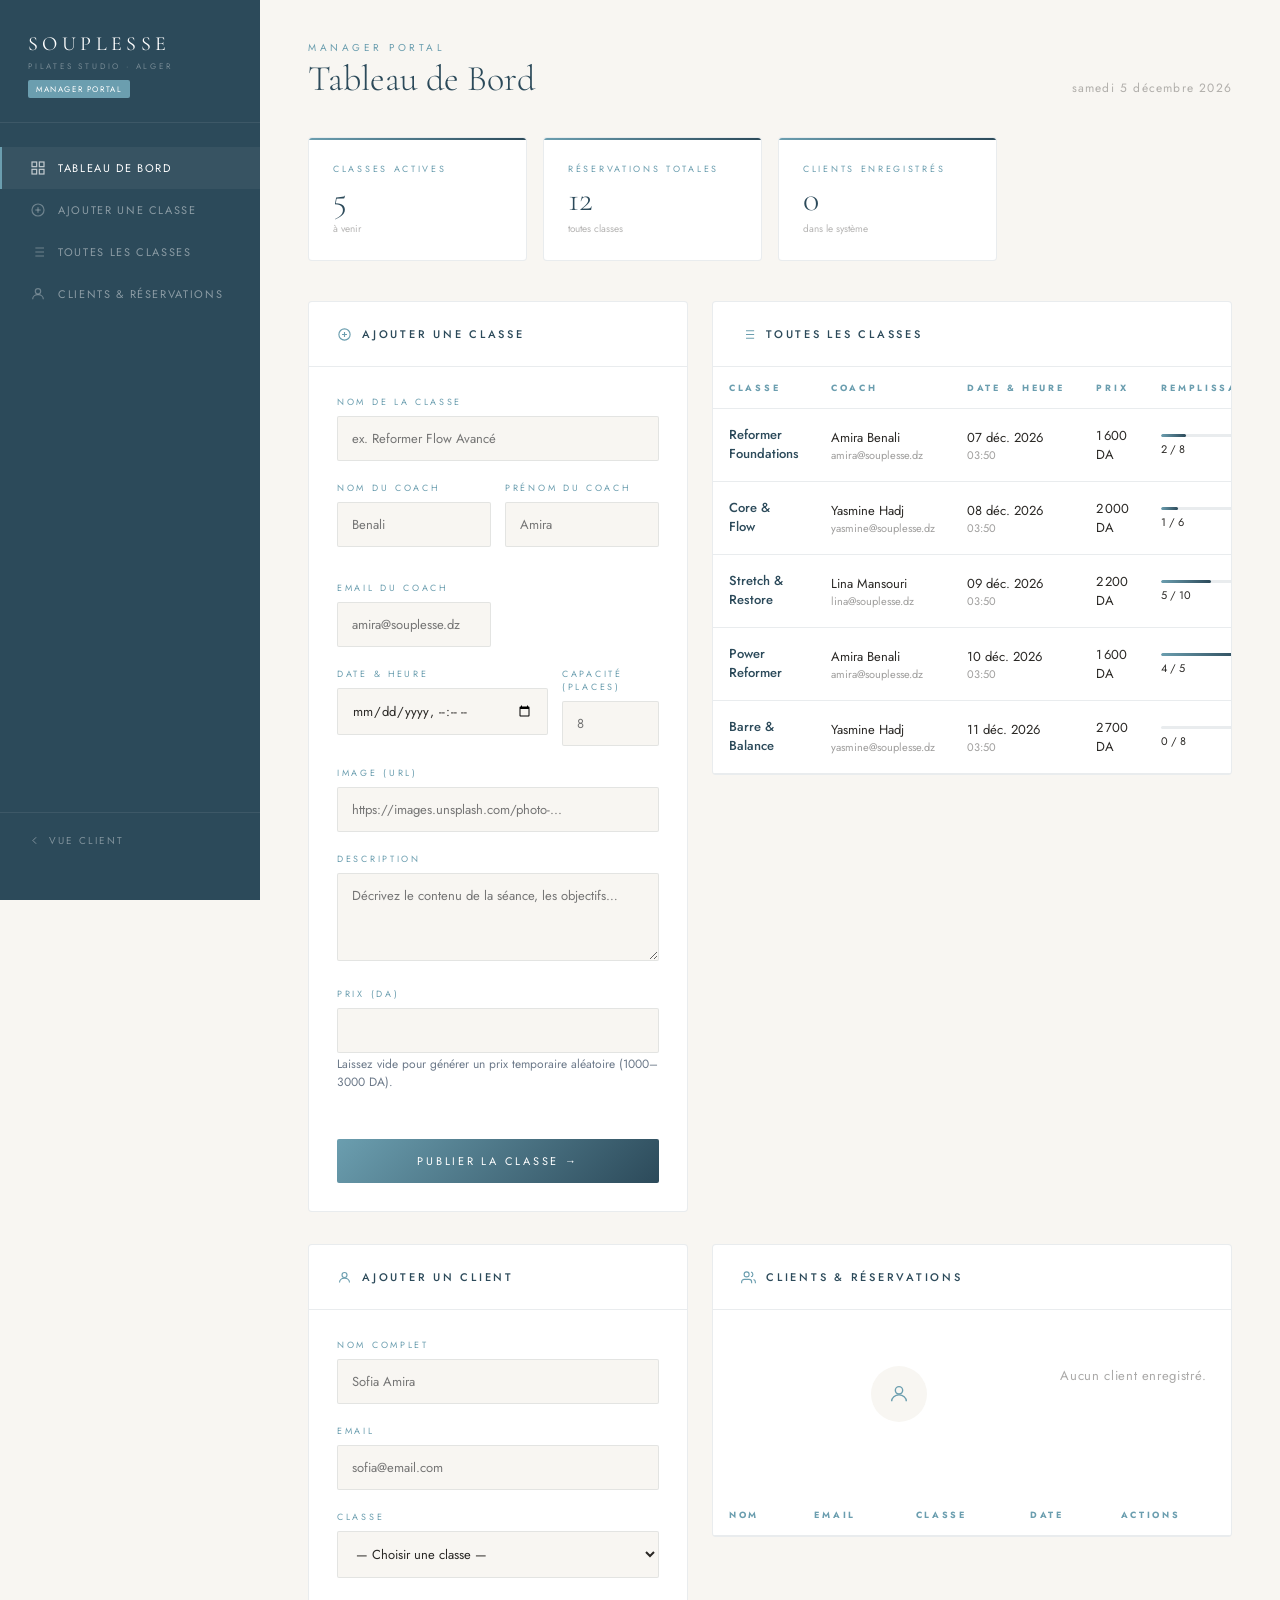
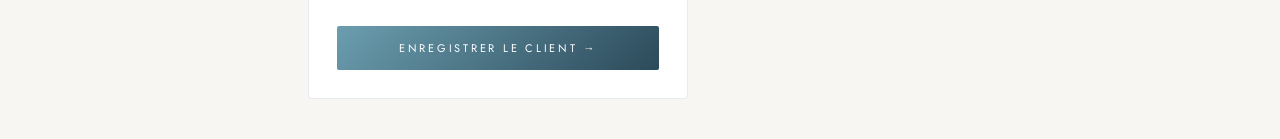
<file: admin.html>
<!DOCTYPE html>
<html lang="fr">
<head>
  <meta charset="UTF-8"/>
  <meta name="viewport" content="width=device-width, initial-scale=1.0"/>
  <title>Manager Dashboard — Souplesse Studio</title>
  <link rel="preconnect" href="https://fonts.googleapis.com"/>
  <link rel="stylesheet" href="https://fonts.googleapis.com/css2?family=Cormorant+Garamond:ital,wght@0,300;0,400;1,300;1,400&family=Jost:wght@300;400;500&display=swap"/>
  <link rel="stylesheet" href="css/style.css"/>
  <link rel="stylesheet" href="css/admin.css"/>
</head>
<body>

<!-- ══ SIDEBAR ═══════════════════════════════════════ -->
<aside class="admin-sidebar" id="adminSidebar">
  <div class="sidebar-logo">
    <div class="sidebar-logo-name">SOUPLESSE</div>
    <div class="sidebar-logo-sub">Pilates Studio · Alger</div>
    <span class="sidebar-badge">Manager Portal</span>
  </div>

  <nav class="sidebar-nav">
    <a href="#" class="sidebar-nav-item active">
      <svg width="16" height="16" viewBox="0 0 24 24" fill="none" stroke="currentColor" stroke-width="1.8">
        <rect x="3" y="3" width="7" height="7"/><rect x="14" y="3" width="7" height="7"/>
        <rect x="14" y="14" width="7" height="7"/><rect x="3" y="14" width="7" height="7"/>
      </svg>
      Tableau de bord
    </a>
    <a href="#addCourseSection" class="sidebar-nav-item">
      <svg width="16" height="16" viewBox="0 0 24 24" fill="none" stroke="currentColor" stroke-width="1.8">
        <circle cx="12" cy="12" r="9"/><line x1="12" y1="8" x2="12" y2="16"/><line x1="8" y1="12" x2="16" y2="12"/>
      </svg>
      Ajouter une Classe
    </a>
    <a href="#coursesSection" class="sidebar-nav-item">
      <svg width="16" height="16" viewBox="0 0 24 24" fill="none" stroke="currentColor" stroke-width="1.8">
        <path d="M8 6h13M8 12h13M8 18h13M3 6h.01M3 12h.01M3 18h.01"/>
      </svg>
      Toutes les Classes
    </a>
    <a href="#clientsSection" class="sidebar-nav-item">
      <svg width="16" height="16" viewBox="0 0 24 24" fill="none" stroke="currentColor" stroke-width="1.8">
        <circle cx="12" cy="8" r="4"/><path d="M4 20c0-4 3.6-7 8-7s8 3 8 7"/>
      </svg>
      Clients & Réservations
    </a>
  </nav>

  <div class="sidebar-footer">
    <a href="index.html" class="sidebar-back">
      <svg width="13" height="13" viewBox="0 0 24 24" fill="none" stroke="currentColor" stroke-width="1.8">
        <polyline points="15 18 9 12 15 6"/>
      </svg>
      Vue Client
    </a>
  </div>
</aside>

<!-- ══ MAIN ═══════════════════════════════════════════ -->
<main class="admin-main">

  <!-- Header -->
  <div class="admin-header">
    <div>
      <p class="admin-header-eyebrow">Manager Portal</p>
      <h1 class="admin-header-title">Tableau de Bord</h1>
    </div>
    <span class="admin-header-date" id="todayDate"></span>
  </div>

  <!-- Stats (2 cards only: Classes Actives + Réservations Totales) -->
  <div class="stats-row" id="statsRow">
    <div class="stat-card">
      <div class="stat-card-label">Classes Actives</div>
      <div class="stat-card-value" id="statActive">—</div>
      <div class="stat-card-sub">à venir</div>
    </div>
    <div class="stat-card">
      <div class="stat-card-label">Réservations Totales</div>
      <div class="stat-card-value" id="statBooked">—</div>
      <div class="stat-card-sub">toutes classes</div>
    </div>
    <div class="stat-card">
      <div class="stat-card-label">Clients Enregistrés</div>
      <div class="stat-card-value" id="statClients">—</div>
      <div class="stat-card-sub">dans le système</div>
    </div>
  </div>

  <!-- Two-column layout: form left, table right -->
  <div class="admin-layout">

    <!-- ── ADD COURSE FORM ──────────────────────────── -->
    <div class="admin-card" id="addCourseSection">
      <div class="admin-card-header">
        <svg width="15" height="15" viewBox="0 0 24 24" fill="none" stroke="var(--ocean)" stroke-width="1.8">
          <circle cx="12" cy="12" r="9"/><line x1="12" y1="8" x2="12" y2="16"/><line x1="8" y1="12" x2="16" y2="12"/>
        </svg>
        <span class="admin-card-title">Ajouter une Classe</span>
      </div>
      <div class="admin-card-body">

        <div class="admin-form-group">
          <label for="fieldTitle">Nom de la Classe</label>
          <input type="text" id="fieldTitle" placeholder="ex. Reformer Flow Avancé"/>
        </div>

        <div class="form-row">
          <div class="admin-form-group">
            <label for="fieldCoachNom">Nom du Coach</label>
            <input type="text" id="fieldCoachNom" placeholder="Benali"/>
          </div>
          <div class="admin-form-group">
            <label for="fieldCoachPrenom">Prénom du Coach</label>
            <input type="text" id="fieldCoachPrenom" placeholder="Amira"/>
          </div>
          <div class="admin-form-group">
            <label for="fieldCoachEmail">Email du Coach</label>
            <input type="email" id="fieldCoachEmail" placeholder="amira@souplesse.dz"/>
          </div>
        </div>

        <div class="form-row">
          <div class="admin-form-group">
            <label for="fieldDateTime">Date &amp; Heure</label>
            <input type="datetime-local" id="fieldDateTime"/>
          </div>
          <div class="admin-form-group">
            <label for="fieldCapacity">Capacité (Places)</label>
            <input type="number" id="fieldCapacity" placeholder="8" min="1" max="50"/>
          </div>
        </div>

        <div class="admin-form-group">
          <label for="fieldImage">Image (URL)</label>
          <input type="url" id="fieldImage" placeholder="https://images.unsplash.com/photo-..."/>
        </div>

        <div class="admin-form-group">
          <label for="fieldDescription">Description</label>
          <textarea id="fieldDescription" placeholder="Décrivez le contenu de la séance, les objectifs…"></textarea>
        </div>

        <div class="admin-form-group">
          <label for="fieldPrice">Prix (DA)</label>
          <input type="number" id="fieldPrice"  min="100" step="100" />
          <small style="display:block;color:#6d7a8a;font-size:12px;margin-top:2px;">Laissez vide pour générer un prix temporaire aléatoire (1000–3000 DA).</small>
        </div>

        <p class="admin-form-error" id="adminFormError"></p>

        <button class="admin-submit-btn" onclick="addCourse()">
          Publier la Classe →
        </button>
      </div>
    </div>

    <!-- ── COURSES TABLE ────────────────────────────── -->
    <div class="admin-card" id="coursesSection">
      <div class="admin-card-header">
        <svg width="15" height="15" viewBox="0 0 24 24" fill="none" stroke="var(--ocean)" stroke-width="1.8">
          <path d="M8 6h13M8 12h13M8 18h13M3 6h.01M3 12h.01M3 18h.01"/>
        </svg>
        <span class="admin-card-title">Toutes les Classes</span>
      </div>
      <div class="admin-card-body" style="padding:0">
        <div class="empty-state" id="emptyState">
          <div class="empty-state-icon">
            <svg width="22" height="22" viewBox="0 0 24 24" fill="none" stroke="var(--ocean)" stroke-width="1.5">
              <rect x="3" y="4" width="18" height="18" rx="2"/><line x1="16" y1="2" x2="16" y2="6"/>
              <line x1="8" y1="2" x2="8" y2="6"/><line x1="3" y1="10" x2="21" y2="10"/>
            </svg>
          </div>
          <p>Aucune classe créée.<br/>Ajoutez votre première séance.</p>
        </div>
        <div class="admin-table-wrap">
          <table class="admin-table">
            <thead>
              <tr>
                <th>Classe</th>
                <th>Coach</th>
                <th>Date &amp; Heure</th>
                <th>Prix</th>
                <th>Remplissage</th>
                <th>Actions</th>
              </tr>
            </thead>
            <tbody id="adminTableBody"></tbody>
          </table>
        </div>
      </div>
    </div>

  </div><!-- /.admin-layout -->

  <!-- ══ CLIENTS SECTION ════════════════════════════════ -->
  <div class="admin-layout" id="clientsSection" style="margin-top:32px">

    <!-- ── ADD CLIENT FORM ──────────────────────────── -->
    <div class="admin-card">
      <div class="admin-card-header">
        <svg width="15" height="15" viewBox="0 0 24 24" fill="none" stroke="var(--ocean)" stroke-width="1.8">
          <circle cx="12" cy="8" r="4"/><path d="M4 20c0-4 3.6-7 8-7s8 3 8 7"/>
        </svg>
        <span class="admin-card-title">Ajouter un Client</span>
      </div>
      <div class="admin-card-body">
        <div class="admin-form-group">
          <label for="clientName">Nom Complet</label>
          <input type="text" id="clientName" placeholder="Sofia Amira"/>
        </div>
        <div class="admin-form-group">
          <label for="clientEmail">Email</label>
          <input type="email" id="clientEmail" placeholder="sofia@email.com"/>
        </div>
        <div class="admin-form-group">
          <label for="clientCourse">Classe</label>
          <select id="clientCourse" onclick="populateCourseSelect()">
            <option value="">— Choisir une classe —</option>
          </select>
        </div>
        <p class="admin-form-error" id="clientFormError"></p>
        <button class="admin-submit-btn" onclick="populateCourseSelect(); addClient()">
          Enregistrer le Client →
        </button>
      </div>
    </div>

    <!-- ── CLIENTS TABLE ────────────────────────────── -->
    <div class="admin-card">
      <div class="admin-card-header">
        <svg width="15" height="15" viewBox="0 0 24 24" fill="none" stroke="var(--ocean)" stroke-width="1.8">
          <path d="M17 21v-2a4 4 0 0 0-4-4H5a4 4 0 0 0-4 4v2"/><circle cx="9" cy="7" r="4"/>
          <path d="M23 21v-2a4 4 0 0 0-3-3.87"/><path d="M16 3.13a4 4 0 0 1 0 7.75"/>
        </svg>
        <span class="admin-card-title">Clients &amp; Réservations</span>
      </div>
      <div class="admin-card-body" style="padding:0">
        <div class="empty-state" id="clientsEmptyState">
          <div class="empty-state-icon">
            <svg width="22" height="22" viewBox="0 0 24 24" fill="none" stroke="var(--ocean)" stroke-width="1.5">
              <circle cx="12" cy="8" r="4"/><path d="M4 20c0-4 3.6-7 8-7s8 3 8 7"/>
            </svg>
          </div>
          <p>Aucun client enregistré.</p>
        </div>
        <div class="admin-table-wrap">
          <table class="admin-table">
            <thead>
              <tr>
                <th>Nom</th>
                <th>Email</th>
                <th>Classe</th>
                <th>Date</th>
                <th>Actions</th>
              </tr>
            </thead>
            <tbody id="clientsTableBody"></tbody>
          </table>
        </div>
      </div>
    </div>

  </div>

</main>

<!-- Toast -->
<div id="adminToast"></div>

<!-- Scripts -->
<script src="js/courses.js"></script>
<script src="js/email.js"></script>
<script src="js/admin.js"></script>
<script>
  // Today's date in header
  document.getElementById('todayDate').textContent =
    new Date().toLocaleDateString('fr-FR', { weekday:'long', day:'numeric', month:'long', year:'numeric' });

  // Stats
  const refreshStats = () => {
    const courses = CoursesDB.getAll();
    const clients = ClientsDB.getAll();
    const now     = new Date();
    const active  = courses.filter(c => new Date(c.dateTime) > now);
    const booked  = courses.reduce((s, c) => s + c.booked, 0);

    document.getElementById('statActive').textContent  = active.length;
    document.getElementById('statBooked').textContent  = booked;
    document.getElementById('statClients').textContent = clients.length;
  };

  document.addEventListener('DOMContentLoaded', () => {
    refreshStats();
    populateCourseSelect();
  });

  // Refresh stats after every course/client render
  const _origCourse = renderAdminTable;
  const _origClient = renderClientsTable;
</script>
</body>
</html>
</file>
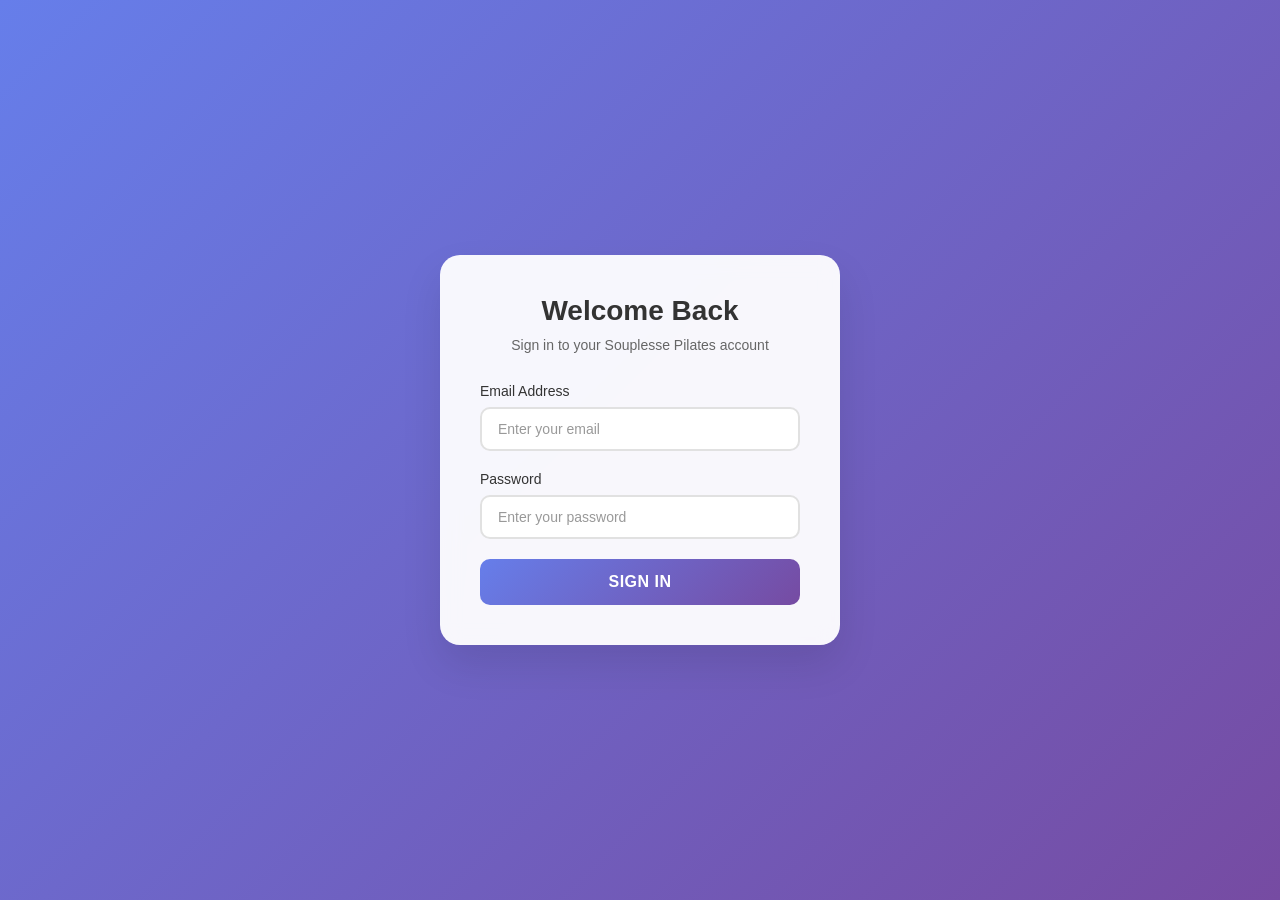
<file: login.html>
<!DOCTYPE html>
<html lang="en">
<head>
    <meta charset="UTF-8">
    <meta name="viewport" content="width=device-width, initial-scale=1.0">
    <title>Login - Souplesse Pilates Studio</title>
    <style>
        * {
            margin: 0;
            padding: 0;
            box-sizing: border-box;
        }

        body {
            font-family: 'Segoe UI', Tahoma, Geneva, Verdana, sans-serif;
            background: linear-gradient(135deg, #667eea 0%, #764ba2 100%);
            min-height: 100vh;
            display: flex;
            align-items: center;
            justify-content: center;
            padding: 20px;
        }

        .login-container {
            background: rgba(255, 255, 255, 0.95);
            backdrop-filter: blur(10px);
            border-radius: 20px;
            box-shadow: 0 20px 40px rgba(0, 0, 0, 0.1);
            padding: 40px;
            width: 100%;
            max-width: 400px;
            transform: translateY(0);
            transition: all 0.3s ease;
        }

        .login-container:hover {
            transform: translateY(-5px);
            box-shadow: 0 25px 50px rgba(0, 0, 0, 0.15);
        }

        .login-header {
            text-align: center;
            margin-bottom: 30px;
        }

        .login-header h1 {
            color: #333;
            font-size: 28px;
            font-weight: 600;
            margin-bottom: 10px;
        }

        .login-header p {
            color: #666;
            font-size: 14px;
        }

        .form-group {
            margin-bottom: 20px;
        }

        .form-group label {
            display: block;
            margin-bottom: 8px;
            color: #333;
            font-weight: 500;
            font-size: 14px;
        }

        .form-group input {
            width: 100%;
            padding: 12px 16px;
            border: 2px solid #e1e1e1;
            border-radius: 10px;
            font-size: 14px;
            transition: all 0.3s ease;
            background: white;
        }

        .form-group input:focus {
            outline: none;
            border-color: #667eea;
            box-shadow: 0 0 0 3px rgba(102, 126, 234, 0.1);
        }

        .form-group input::placeholder {
            color: #999;
        }

        .login-btn {
            width: 100%;
            padding: 14px;
            background: linear-gradient(135deg, #667eea 0%, #764ba2 100%);
            color: white;
            border: none;
            border-radius: 10px;
            font-size: 16px;
            font-weight: 600;
            cursor: pointer;
            transition: all 0.3s ease;
            text-transform: uppercase;
            letter-spacing: 0.5px;
        }

        .login-btn:hover {
            transform: translateY(-2px);
            box-shadow: 0 10px 20px rgba(102, 126, 234, 0.3);
        }

        .login-btn:active {
            transform: translateY(0);
        }

        @media (max-width: 480px) {
            .login-container {
                padding: 30px 20px;
            }

            .login-header h1 {
                font-size: 24px;
            }
        }
    </style>
</head>
<body>
    <div class="login-container">
        <div class="login-header">
            <h1>Welcome Back</h1>
            <p>Sign in to your Souplesse Pilates account</p>
        </div>

        <form id="loginForm">
            <div class="form-group">
                <label for="email">Email Address</label>
                <input type="email" id="email" name="email" placeholder="Enter your email" required>
            </div>

            <div class="form-group">
                <label for="password">Password</label>
                <input type="password" id="password" name="password" placeholder="Enter your password" required>
            </div>

            <button type="submit" class="login-btn">Sign In</button>
        </form>
    </div>

    <script>
        document.getElementById('loginForm').addEventListener('submit', function(e) {
            e.preventDefault();
            
            const email = document.getElementById('email').value;
            const password = document.getElementById('password').value;
            
            // Basic validation
            if (!email || !password) {
                alert('Please fill in all fields.');
                return;
            }
            
            // Email validation
            const emailRegex = /^[^\s@]+@[^\s@]+\.[^\s@]+$/;
            if (!emailRegex.test(email)) {
                alert('Please enter a valid email address.');
                return;
            }
            
            // Simulate login process
            alert('Login functionality would be implemented here.');
        });
    </script>
</body>
</html>
</file>
<file: css/style.css>
/* ── RESET & BASE ───────────────────────────────── */
*,*::before,*::after{box-sizing:border-box;margin:0;padding:0}
:root{
  --cream:#F5F0E8;--sand:#E8D5B7;--ocean:#6B9EAF;
  --deep:#2C4A5A;--white:#FDFCFA;--charcoal:#2A2825;
  --serif:'Cormorant Garamond',serif;
  --sans:'Jost',sans-serif;
}
html{scroll-behavior:smooth}
body{background:var(--white);color:var(--charcoal);font-family:var(--sans);overflow-x:hidden}
img{display:block;max-width:100%}
a{text-decoration:none;color:inherit}
button{cursor:pointer;font-family:var(--sans);border:none;background:none}

/* ── UTILITY ────────────────────────────────────── */
.serif{font-family:var(--serif)}
.sans{font-family:var(--sans)}
.label{font-size:10px;letter-spacing:.35em;text-transform:uppercase;font-family:var(--sans);color:var(--ocean)}
.fade-up{opacity:0;transform:translateY(36px);transition:opacity .85s cubic-bezier(.22,1,.36,1),transform .85s cubic-bezier(.22,1,.36,1)}
.fade-up.visible{opacity:1;transform:none}

/* ── NAV ────────────────────────────────────────── */
#nav{
  position:fixed;top:0;left:0;right:0;z-index:100;
  display:flex;align-items:center;justify-content:space-between;
  padding:20px 48px;
  transition:background .4s,backdrop-filter .4s,box-shadow .4s;
}
#nav.scrolled{
  background:rgba(253,252,250,.94);
  backdrop-filter:blur(18px);
  box-shadow:0 1px 0 rgba(0,0,0,.06);
}
.nav-logo span:first-child{font-family:var(--serif);font-size:21px;letter-spacing:.22em;color:white;transition:color .4s}
.nav-logo span:last-child{font-size:9px;letter-spacing:.35em;text-transform:uppercase;color:rgba(255,255,255,.6);display:block;margin-top:2px;transition:color .4s}
#nav.scrolled .nav-logo span:first-child{color:var(--deep)}
#nav.scrolled .nav-logo span:last-child{color:var(--ocean)}
.nav-links{display:flex;align-items:center;gap:32px}
.nav-links a{font-size:11px;letter-spacing:.2em;text-transform:uppercase;color:white;transition:opacity .3s;padding-bottom:2px;border-bottom:1px solid transparent}
.nav-links a:hover{opacity:.5}
.nav-links a.active{border-bottom-color:currentColor}
#nav.scrolled .nav-links a{color:var(--charcoal)}
.nav-cta{
  padding:10px 20px;font-size:10px;letter-spacing:.2em;text-transform:uppercase;
  background:linear-gradient(135deg,var(--ocean),var(--deep));color:white!important;
  border-radius:2px;transition:opacity .3s,transform .2s!important;border-bottom:none!important;
}
.nav-cta:hover{opacity:.9!important;transform:scale(1.04)}
.hamburger{display:none;flex-direction:column;gap:6px;background:none;border:none;cursor:pointer;z-index:101}
.hamburger span{display:block;width:24px;height:1px;background:white;transition:all .3s}
#nav.scrolled .hamburger span{background:var(--charcoal)}
.hamburger.open span:nth-child(1){transform:rotate(45deg) translate(5px,5px)}
.hamburger.open span:nth-child(2){opacity:0}
.hamburger.open span:nth-child(3){transform:rotate(-45deg) translate(5px,-5px)}
#mobile-menu{
  display:none;position:fixed;top:0;left:0;right:0;
  background:var(--white);z-index:99;padding:88px 32px 40px;
  flex-direction:column;gap:0;
}
#mobile-menu.open{display:flex}
#mobile-menu a{
  font-size:14px;letter-spacing:.2em;text-transform:uppercase;
  color:var(--charcoal);padding:16px 0;border-bottom:1px solid var(--sand);
}

/* ── HERO ───────────────────────────────────────── */
#hero{
  position:relative;height:100vh;min-height:700px;
  display:flex;align-items:center;justify-content:center;overflow:hidden;
}
.hero-bg{
  position:absolute;inset:0;
  background:url('https://images.unsplash.com/photo-1518611012118-696072aa579a?w=1800&q=90') center/cover no-repeat;
  transform:scale(1.08);
  transition:transform .1s linear;
}
.hero-overlay{
  position:absolute;inset:0;
  background:linear-gradient(to bottom,rgba(44,74,90,.62) 0%,rgba(44,74,90,.22) 50%,rgba(44,74,90,.78) 100%);
}
.hero-wave{position:absolute;bottom:0;left:0;right:0;height:80px;z-index:2}
.hero-content{
  position:relative;z-index:3;text-align:center;padding:0 24px;max-width:760px;
}
.hero-eyebrow{font-size:10px;letter-spacing:.4em;text-transform:uppercase;color:rgba(255,255,255,.7);margin-bottom:24px;animation:fadeInUp .9s .3s both}
.hero-title{
  font-family:var(--serif);font-weight:300;line-height:.9;
  font-size:clamp(60px,10vw,120px);color:white;margin-bottom:24px;
  animation:fadeInUp .9s .5s both;
}
.hero-title em{font-style:italic;color:var(--sand)}
.hero-sub{
  font-size:15px;letter-spacing:.05em;color:rgba(255,255,255,.75);
  line-height:1.7;max-width:420px;margin:0 auto 40px;
  animation:fadeInUp .9s .8s both;
}
.hero-btns{display:flex;flex-wrap:wrap;gap:16px;justify-content:center;animation:fadeInUp .9s 1s both}
.btn-primary{
  position:relative;padding:16px 40px;font-size:11px;letter-spacing:.25em;text-transform:uppercase;
  background:var(--ocean);color:white;border-radius:2px;overflow:hidden;
  transition:transform .2s,box-shadow .3s;
}
.btn-primary:hover{transform:scale(1.04);box-shadow:0 0 32px rgba(107,158,175,.5)}
.btn-outline{
  padding:16px 40px;font-size:11px;letter-spacing:.25em;text-transform:uppercase;
  border:1px solid rgba(255,255,255,.4);color:rgba(255,255,255,.9);border-radius:2px;
  transition:border-color .3s,background .3s;
}
.btn-outline:hover{border-color:white;background:rgba(255,255,255,.1)}

/* floating studio card */
.hero-card{
  position:absolute;right:48px;bottom:100px;z-index:4;
  width:180px;height:230px;border-radius:3px;overflow:hidden;
  box-shadow:0 20px 60px rgba(0,0,0,.4);
  animation:fadeInRight 1s 1.4s both;
}
.hero-card img{width:100%;height:100%;object-fit:cover;transition:opacity .8s}
.hero-card-overlay{position:absolute;inset:0;background:linear-gradient(to top,rgba(44,74,90,.5),transparent 60%)}
.hero-card-label{
  position:absolute;bottom:12px;left:12px;
  font-size:9px;letter-spacing:.3em;text-transform:uppercase;color:rgba(255,255,255,.9);
}
.hero-card-dots{position:absolute;top:12px;right:12px;display:flex;gap:4px}
.hero-card-dots button{width:6px;height:6px;border-radius:50%;background:rgba(255,255,255,.4);transition:background .3s}
.hero-card-dots button.active{background:white}
.scroll-hint{
  position:absolute;bottom:40px;left:50%;transform:translateX(-50%);
  display:flex;flex-direction:column;align-items:center;gap:8px;
  color:rgba(255,255,255,.5);z-index:3;animation:bob 2.5s ease-in-out infinite;
}
.scroll-hint span{font-size:9px;letter-spacing:.3em;text-transform:uppercase}
.scroll-hint div{width:1px;height:32px;background:rgba(255,255,255,.5)}

/* ── STUDIO SHOWCASE ────────────────────────────── */
#studio{background:var(--white)}
.tab-bar{display:flex}
.tab-bar button{
  flex:1;padding:20px;font-size:11px;letter-spacing:.25em;text-transform:uppercase;
  border-bottom:1px solid var(--sand);transition:all .3s;
}
.tab-bar button.active{background:var(--deep);color:white;border-bottom-color:var(--deep)}
.tab-bar button:not(.active){color:var(--charcoal);background:var(--cream)}
.studio-panel{display:none;grid-template-columns:1fr 1fr;min-height:460px}
.studio-panel.active{display:grid}
.studio-panel-img{position:relative;overflow:hidden;min-height:360px}
.studio-panel-img img{width:100%;height:100%;object-fit:cover;animation:zoomIn 1.2s cubic-bezier(.22,1,.36,1) both}
.studio-panel-text{
  display:flex;flex-direction:column;justify-content:center;
  padding:56px 64px;background:var(--white);
}
.studio-panel-text h2{
  font-family:var(--serif);font-weight:300;line-height:1.1;
  font-size:clamp(30px,4vw,50px);color:var(--deep);margin:12px 0 20px;
}
.studio-panel-text p{font-size:15px;line-height:1.75;color:#6B6560;margin-bottom:32px}
.studio-stats{display:flex;gap:40px}
.stat-num{font-family:var(--serif);font-size:30px;font-weight:300;color:var(--deep)}
.stat-label{font-size:9px;letter-spacing:.15em;text-transform:uppercase;color:var(--ocean);margin-top:2px}

/* ── CLASSES ────────────────────────────────────── */
#classes{padding:96px 24px;background:var(--cream)}
.section-header{text-align:center;margin-bottom:48px}
.section-title{
  font-family:var(--serif);font-weight:300;
  font-size:clamp(32px,5vw,60px);color:var(--deep);line-height:1.1;margin-top:12px;
}
.filter-bar{display:flex;flex-wrap:wrap;justify-content:center;gap:8px;margin-bottom:40px}
.filter-btn{
  padding:8px 16px;font-size:10px;letter-spacing:.2em;text-transform:uppercase;
  border:1px solid rgba(0,0,0,.08);border-radius:2px;transition:all .2s;
  background:rgba(255,255,255,.7);color:var(--charcoal);
}
.filter-btn.active,.filter-btn:hover{background:var(--deep);color:white;border-color:var(--deep)}
.courses-grid{
  display:grid;grid-template-columns:repeat(3,1fr);
  gap:24px;max-width:1152px;margin:0 auto;
}
.course-card{
  position:relative;border-radius:3px;overflow:hidden;aspect-ratio:3/4;cursor:pointer;
  transition:transform .4s cubic-bezier(.22,1,.36,1);
}
.course-card:hover{transform:translateY(-6px)}
.course-img{width:100%;height:100%;object-fit:cover;transition:transform .7s}
.course-card:hover .course-img{transform:scale(1.1)}
.course-gradient{
  position:absolute;inset:0;
  background:linear-gradient(to top,rgba(44,74,90,.9) 0%,transparent 55%);
}
.course-base{position:absolute;bottom:0;left:0;right:0;padding:20px}
.course-instructor{font-size:10px;letter-spacing:.2em;text-transform:uppercase;color:var(--sand);margin-bottom:6px}
.course-title{font-family:var(--serif);font-size:20px;font-weight:300;color:white;line-height:1.2}
.course-overlay{
  position:absolute;inset:0;
  background:rgba(44,74,90,.93);
  display:flex;flex-direction:column;align-items:center;justify-content:center;
  padding:24px;text-align:center;
  opacity:0;transition:opacity .3s;
}
.course-card:hover .course-overlay{opacity:1}
.course-divider{width:40px;height:1px;background:var(--sand);margin:0 auto 20px}
.level-badge{
  display:inline-block;padding:4px 10px;
  font-size:9px;letter-spacing:.18em;text-transform:uppercase;
  border-radius:2px;color:white;margin-bottom:12px;
}
.course-duration{font-size:11px;color:rgba(255,255,255,.6);margin-bottom:16px}
.course-spots{font-size:11px;color:rgba(255,255,255,.5);margin-bottom:20px}
.btn-book{
  padding:10px 32px;font-size:10px;letter-spacing:.2em;text-transform:uppercase;
  border:1px solid rgba(255,255,255,.4);color:white;border-radius:2px;
  transition:all .2s;background:transparent;
}
.btn-book:hover,.btn-book.booked{background:var(--ocean);border-color:var(--ocean)}
.tag-badge{
  position:absolute;top:16px;left:16px;
  padding:4px 12px;font-size:9px;letter-spacing:.2em;text-transform:uppercase;
  background:var(--ocean);color:white;border-radius:2px;
}
.spots-badge{
  position:absolute;top:16px;right:16px;
  padding:4px 10px;font-size:9px;letter-spacing:.15em;text-transform:uppercase;
  background:rgba(196,113,91,.88);color:white;border-radius:2px;
}

/* ── BOOKING ────────────────────────────────────── */
#booking{
  padding:96px 24px;
  background:linear-gradient(135deg,var(--deep) 0%,#1a3040 100%);
}
.booking-glass{
  max-width:900px;margin:0 auto;
  padding:48px;
  background:rgba(255,255,255,.07);
  backdrop-filter:blur(20px);
  border:1px solid rgba(255,255,255,.12);
  border-radius:4px;
}
.steps{display:flex;align-items:center;justify-content:center;gap:12px;margin-bottom:40px}
.step-dot{
  width:28px;height:28px;border-radius:50%;display:flex;align-items:center;justify-content:center;
  font-size:11px;transition:all .3s;
  background:rgba(255,255,255,.15);color:rgba(255,255,255,.4);
}
.step-dot.active{background:var(--sand);color:var(--deep)}
.step-dot.done{background:var(--ocean);color:white}
.step-label{font-size:10px;letter-spacing:.2em;text-transform:uppercase;color:rgba(255,255,255,.35);transition:color .3s}
.step-label.active{color:white}
.step-sep{width:32px;height:1px;background:rgba(255,255,255,.15)}
.booking-step{display:none}
.booking-step.active{display:block}
.booking-grid{display:grid;grid-template-columns:1fr 1fr;gap:40px}
.cal-header{display:flex;align-items:center;justify-content:space-between;margin-bottom:20px}
.cal-month{font-family:var(--serif);font-size:18px;font-weight:300;color:white}
.cal-nav{display:flex;gap:4px}
.cal-nav button{
  width:32px;height:32px;border-radius:50%;color:rgba(255,255,255,.6);
  display:flex;align-items:center;justify-content:center;font-size:16px;
  transition:all .2s;
}
.cal-nav button:hover{background:rgba(255,255,255,.1);color:white}
.cal-grid{display:grid;grid-template-columns:repeat(7,1fr);gap:4px}
.cal-day-label{
  text-align:center;font-size:9px;letter-spacing:.2em;text-transform:uppercase;
  color:rgba(255,255,255,.3);padding:4px 0;
}
.cal-day{
  aspect-ratio:1;display:flex;align-items:center;justify-content:center;
  border-radius:50%;font-size:13px;color:rgba(255,255,255,.8);
  transition:all .2s;cursor:pointer;
}
.cal-day:hover{background:rgba(255,255,255,.1)}
.cal-day.past{color:rgba(255,255,255,.2);cursor:not-allowed;pointer-events:none}
.cal-day.selected{background:var(--ocean);color:white}
.class-types{display:flex;flex-wrap:wrap;gap:8px;margin-top:20px}
.class-type-btn{
  padding:8px 12px;font-size:10px;letter-spacing:.15em;text-transform:uppercase;
  border:1px solid rgba(255,255,255,.12);color:rgba(255,255,255,.7);border-radius:2px;
  transition:all .2s;
}
.class-type-btn.active,.class-type-btn:hover{
  background:var(--sand);color:var(--deep);border-color:var(--sand);
}
.times-grid{display:grid;grid-template-columns:repeat(4,1fr);gap:8px;margin-top:12px}
.time-btn{
  padding:10px;font-size:11px;text-align:center;
  border:1px solid rgba(255,255,255,.12);color:rgba(255,255,255,.7);border-radius:2px;
  transition:all .2s;
}
.time-btn:hover{border-color:var(--ocean);color:white}
.time-btn.selected{background:var(--ocean);border-color:var(--ocean);color:white}
.section-sublabel{font-size:10px;letter-spacing:.2em;text-transform:uppercase;color:var(--ocean);margin-bottom:12px;margin-top:20px}
.btn-continue{
  width:100%;margin-top:24px;padding:16px;
  font-size:11px;letter-spacing:.25em;text-transform:uppercase;
  border-radius:2px;color:rgba(255,255,255,.3);
  background:rgba(255,255,255,.08);transition:all .3s;cursor:not-allowed;
}
.btn-continue.ready{
  background:linear-gradient(135deg,var(--ocean),var(--deep));
  color:white;cursor:pointer;
}
.btn-continue.ready:hover{opacity:.9;transform:scale(1.01)}
.booking-form{max-width:440px;margin:0 auto}
.booking-summary{
  text-align:center;margin-bottom:28px;
  font-size:14px;color:rgba(255,255,255,.5);
}
.booking-summary strong{color:var(--sand);font-weight:400}
.form-group{margin-bottom:16px}
.form-group label{
  display:block;font-size:10px;letter-spacing:.2em;text-transform:uppercase;
  color:var(--ocean);margin-bottom:8px;
}
.form-group input{
  width:100%;padding:14px 16px;font-size:14px;outline:none;
  background:rgba(255,255,255,.08);border:1px solid rgba(255,255,255,.15);
  border-radius:2px;color:white;font-family:var(--sans);transition:border .2s;
}
.form-group input:focus{border-color:var(--ocean)}
.form-group input::placeholder{color:rgba(255,255,255,.25)}
.form-btns{display:flex;gap:12px;margin-top:24px}
.btn-back{
  flex:1;padding:14px;font-size:10px;letter-spacing:.2em;text-transform:uppercase;
  border:1px solid rgba(255,255,255,.2);color:rgba(255,255,255,.6);border-radius:2px;
  transition:all .2s;
}
.btn-back:hover{border-color:rgba(255,255,255,.5);color:white}
.btn-confirm{
  flex:2;padding:14px;font-size:10px;letter-spacing:.25em;text-transform:uppercase;
  background:linear-gradient(135deg,var(--ocean),var(--deep));color:white;border-radius:2px;
  transition:all .2s;
}
.btn-confirm:hover{opacity:.9}
.booking-done{text-align:center;padding:40px 0}
.done-check{
  width:72px;height:72px;border-radius:50%;background:var(--ocean);
  display:flex;align-items:center;justify-content:center;margin:0 auto 28px;
  animation:popIn .5s cubic-bezier(.22,1,.36,1) both;
}
.done-check svg{width:32px;height:32px}
.done-title{font-family:var(--serif);font-size:32px;font-weight:300;color:white;margin-bottom:10px}
.done-detail{font-size:14px;color:rgba(255,255,255,.6);margin-bottom:6px}
.done-date{font-size:15px;color:var(--sand);margin-bottom:24px}
.btn-again{
  font-size:10px;letter-spacing:.25em;text-transform:uppercase;
  border-bottom:1px solid var(--ocean);color:var(--ocean);padding-bottom:2px;
  transition:opacity .2s;
}
.btn-again:hover{opacity:.7}

/* ── TESTIMONIALS ───────────────────────────────── */
#testimonials{padding:96px 24px;background:var(--cream);overflow:hidden}
.testimonials-inner{max-width:720px;margin:0 auto;text-align:center}
.quote-mark{font-family:var(--serif);font-size:60px;color:var(--sand);line-height:1}
.testimonial-text{
  font-family:var(--serif);font-weight:300;line-height:1.55;
  font-size:clamp(18px,3vw,28px);color:var(--deep);
  margin-bottom:28px;
  transition:opacity .4s,transform .4s;
}
.testimonial-name{font-size:12px;letter-spacing:.15em;text-transform:uppercase;color:var(--charcoal)}
.testimonial-role{font-size:10px;letter-spacing:.15em;text-transform:uppercase;color:var(--ocean);margin-top:4px}
.testi-dots{display:flex;justify-content:center;gap:10px;margin-top:28px}
.testi-dot{height:1px;background:var(--sand);transition:all .3s;border:none;cursor:pointer}
.testi-dot.active{background:var(--ocean);width:32px}
.testi-dot:not(.active){width:16px}
.swipe-hint{font-size:9px;letter-spacing:.2em;text-transform:uppercase;color:rgba(42,40,37,.4);margin-top:14px}

/* ── COMMUNITY ──────────────────────────────────── */
#community{padding:96px 24px;background:var(--white)}
.gallery-grid{
  display:grid;grid-template-columns:repeat(3,1fr);
  gap:10px;max-width:1152px;margin:32px auto 0;
}
.gallery-cell{position:relative;aspect-ratio:1;overflow:hidden;cursor:pointer}
.gallery-cell img{width:100%;height:100%;object-fit:cover;transition:transform .7s}
.gallery-cell:hover img{transform:scale(1.09)}
.gallery-hover{
  position:absolute;inset:0;
  background:rgba(44,74,90,.7);
  display:flex;flex-direction:column;align-items:center;justify-content:center;
  opacity:0;transition:opacity .3s;
}
.gallery-cell:hover .gallery-hover{opacity:1}
.gallery-likes{display:flex;align-items:center;gap:6px;color:white;font-size:14px}
.gallery-caption{font-size:11px;color:rgba(255,255,255,.8);margin-top:6px}
.gallery-studio-tag{
  position:absolute;top:10px;left:10px;
  background:rgba(44,74,90,.85);color:white;
  font-size:8px;letter-spacing:.25em;text-transform:uppercase;
  padding:3px 8px;border-radius:2px;
}
.ig-link{
  display:inline-flex;align-items:center;gap:12px;
  font-size:11px;letter-spacing:.2em;text-transform:uppercase;
  color:var(--ocean);margin-top:32px;
  transition:gap .3s;
}
.ig-link:hover{gap:20px}

/* ── FOOTER ─────────────────────────────────────── */
#footer{padding:80px 24px;background:var(--deep)}
.footer-newsletter{text-align:center;margin-bottom:56px;padding-bottom:56px;border-bottom:1px solid rgba(255,255,255,.08)}
.footer-newsletter h3{font-family:var(--serif);font-size:32px;font-weight:300;color:white;margin-bottom:10px}
.footer-newsletter p{font-size:13px;color:rgba(255,255,255,.45);margin-bottom:24px}
.newsletter-form{display:flex;max-width:400px;margin:0 auto}
.newsletter-form input{
  flex:1;padding:14px 20px;font-size:13px;outline:none;
  background:rgba(255,255,255,.08);border:1px solid rgba(255,255,255,.15);
  border-right:none;border-radius:2px 0 0 2px;
  color:white;font-family:var(--sans);
}
.newsletter-form input::placeholder{color:rgba(255,255,255,.25)}
.newsletter-form button{
  padding:14px 20px;font-size:10px;letter-spacing:.2em;text-transform:uppercase;
  background:var(--ocean);color:white;border-radius:0 2px 2px 0;
  transition:opacity .2s;white-space:nowrap;
}
.newsletter-form button:hover{opacity:.85}
.newsletter-thanks{color:var(--ocean);font-size:13px;display:none}
.footer-grid{display:grid;grid-template-columns:2fr 1fr 1fr;gap:40px;margin-bottom:48px;padding-bottom:48px;border-bottom:1px solid rgba(255,255,255,.08)}
.footer-brand-name{font-family:var(--serif);font-size:22px;letter-spacing:.22em;color:white;margin-bottom:6px}
.footer-brand-sub{font-size:9px;letter-spacing:.35em;text-transform:uppercase;color:rgba(255,255,255,.3);margin-bottom:20px}
.footer-brand-desc{font-size:14px;line-height:1.7;color:rgba(255,255,255,.45);margin-bottom:24px}
.footer-socials{display:flex;gap:10px}
.footer-social{
  width:36px;height:36px;display:flex;align-items:center;justify-content:center;
  border:1px solid rgba(255,255,255,.2);color:rgba(255,255,255,.55);
  font-size:10px;letter-spacing:.1em;border-radius:2px;
  transition:all .2s;
}
.footer-social:hover{transform:translateY(-2px);border-color:rgba(255,255,255,.5);color:white}
.footer-col-title{font-size:9px;letter-spacing:.3em;text-transform:uppercase;color:var(--ocean);margin-bottom:20px}
.footer-col a{display:block;font-size:13px;color:rgba(255,255,255,.45);margin-bottom:12px;transition:opacity .2s}
.footer-col a:hover{opacity:.8}
.footer-contact-item{margin-bottom:16px}
.footer-contact-item span:first-child{font-size:9px;letter-spacing:.2em;text-transform:uppercase;color:rgba(255,255,255,.25);display:block;margin-bottom:2px}
.footer-contact-item span:last-child{font-size:13px;color:rgba(255,255,255,.55)}
.footer-bottom{display:flex;justify-content:space-between;align-items:center;font-size:11px;letter-spacing:.1em;color:rgba(255,255,255,.2)}

/* ── ANIMATIONS ─────────────────────────────────── */
@keyframes fadeInUp{from{opacity:0;transform:translateY(30px)}to{opacity:1;transform:none}}
@keyframes fadeInRight{from{opacity:0;transform:translateX(40px)}to{opacity:1;transform:none}}
@keyframes zoomIn{from{transform:scale(1.06)}to{transform:scale(1)}}
@keyframes popIn{0%{transform:scale(0)}70%{transform:scale(1.15)}100%{transform:scale(1)}}
@keyframes bob{0%,100%{transform:translateX(-50%) translateY(0)}50%{transform:translateX(-50%) translateY(6px)}}

/* ── RESPONSIVE ─────────────────────────────────── */
@media(max-width:900px){
  #nav{padding:18px 24px}
  .nav-links{display:none}
  .hamburger{display:flex}
  .hero-card{display:none}
  .studio-panel{grid-template-columns:1fr}
  .studio-panel-text{padding:36px 28px}
  .courses-grid{grid-template-columns:repeat(2,1fr)}
  .booking-grid{grid-template-columns:1fr}
  .footer-grid{grid-template-columns:1fr}
  .gallery-grid{grid-template-columns:repeat(3,1fr)}
}
@media(max-width:600px){
  .hero-btns{flex-direction:column;align-items:center}
  .courses-grid{grid-template-columns:repeat(2,1fr);gap:12px}
  .gallery-grid{grid-template-columns:repeat(3,1fr);gap:6px}
  .booking-glass{padding:28px 20px}
  .times-grid{grid-template-columns:repeat(4,1fr)}
}
</file>
<file: css/admin.css>
/* ── ADMIN STYLES ────────────────────────────────────
   Extends the main Souplesse palette with dashboard-
   specific components. Import AFTER style.css.
─────────────────────────────────────────────────────── */

/* ── Admin-specific variables ───────────────────────── */
:root {
  --admin-sidebar-w: 260px;
  --admin-bg: #F8F6F2;
  --border: rgba(44, 74, 90, 0.1);
  --danger: #C0392B;
  --danger-bg: #FDECEA;
  --success: #4A7C5E;
  --success-bg: #EEF4EE;
}

/* ── Base ───────────────────────────────────────────── */
body {
  background: var(--admin-bg);
  min-height: 100vh;
  display: flex;
  font-family: var(--sans);
}

/* ── Sidebar ────────────────────────────────────────── */
.admin-sidebar {
  width: var(--admin-sidebar-w);
  background: var(--deep);
  min-height: 100vh;
  display: flex;
  flex-direction: column;
  position: fixed;
  top: 0;
  left: 0;
  bottom: 0;
  z-index: 50;
  padding: 0 0 32px;
  transition: transform .3s;
}

.sidebar-logo {
  padding: 32px 28px 24px;
  border-bottom: 1px solid rgba(255,255,255,.08);
}
.sidebar-logo-name {
  font-family: var(--serif);
  font-size: 20px;
  letter-spacing: .22em;
  color: white;
}
.sidebar-logo-sub {
  font-size: 8px;
  letter-spacing: .35em;
  text-transform: uppercase;
  color: rgba(255,255,255,.35);
  margin-top: 4px;
}
.sidebar-badge {
  display: inline-block;
  background: var(--ocean);
  color: white;
  font-size: 8px;
  letter-spacing: .2em;
  text-transform: uppercase;
  padding: 3px 8px;
  border-radius: 2px;
  margin-top: 8px;
}

.sidebar-nav {
  flex: 1;
  padding: 24px 0;
}
.sidebar-nav-item {
  display: flex;
  align-items: center;
  gap: 12px;
  padding: 13px 28px;
  font-size: 11px;
  letter-spacing: .15em;
  text-transform: uppercase;
  color: rgba(255,255,255,.45);
  cursor: pointer;
  transition: all .2s;
  border-left: 2px solid transparent;
  text-decoration: none;
}
.sidebar-nav-item:hover,
.sidebar-nav-item.active {
  color: white;
  background: rgba(255,255,255,.05);
  border-left-color: var(--ocean);
}
.sidebar-nav-item svg { flex-shrink: 0; opacity: .7; }

.sidebar-footer {
  padding: 20px 28px;
  border-top: 1px solid rgba(255,255,255,.08);
}
.sidebar-back {
  display: flex;
  align-items: center;
  gap: 8px;
  font-size: 10px;
  letter-spacing: .2em;
  text-transform: uppercase;
  color: rgba(255,255,255,.4);
  text-decoration: none;
  transition: color .2s;
}
.sidebar-back:hover { color: rgba(255,255,255,.8); }

/* ── Main content ───────────────────────────────────── */
.admin-main {
  margin-left: var(--admin-sidebar-w);
  flex: 1;
  padding: 40px 48px;
  min-height: 100vh;
}

/* ── Page header ────────────────────────────────────── */
.admin-header {
  display: flex;
  align-items: flex-end;
  justify-content: space-between;
  margin-bottom: 40px;
}
.admin-header-eyebrow {
  font-size: 10px;
  letter-spacing: .35em;
  text-transform: uppercase;
  color: var(--ocean);
  margin-bottom: 6px;
}
.admin-header-title {
  font-family: var(--serif);
  font-size: 36px;
  font-weight: 300;
  color: var(--deep);
  line-height: 1;
}
.admin-header-date {
  font-size: 12px;
  letter-spacing: .1em;
  color: rgba(42,40,37,.35);
}

/* ── Stats row ──────────────────────────────────────── */
.stats-row {
  display: grid;
  grid-template-columns: repeat(4, 1fr);
  gap: 16px;
  margin-bottom: 40px;
}
.stat-card {
  background: white;
  border-radius: 4px;
  padding: 24px;
  border: 1px solid var(--border);
  position: relative;
  overflow: hidden;
}
.stat-card::before {
  content: '';
  position: absolute;
  top: 0; left: 0; right: 0;
  height: 2px;
  background: linear-gradient(90deg, var(--ocean), var(--deep));
}
.stat-card-label {
  font-size: 9px;
  letter-spacing: .3em;
  text-transform: uppercase;
  color: var(--ocean);
  margin-bottom: 8px;
}
.stat-card-value {
  font-family: var(--serif);
  font-size: 34px;
  font-weight: 300;
  color: var(--deep);
  line-height: 1;
}
.stat-card-sub {
  font-size: 10px;
  color: rgba(42,40,37,.35);
  margin-top: 4px;
}

/* ── Two-column layout ──────────────────────────────── */
.admin-layout {
  display: grid;
  grid-template-columns: 380px 1fr;
  gap: 24px;
  align-items: start;
}

/* ── Card wrapper ───────────────────────────────────── */
.admin-card {
  background: white;
  border-radius: 4px;
  border: 1px solid var(--border);
  overflow: hidden;
}
.admin-card-header {
  padding: 24px 28px;
  border-bottom: 1px solid var(--border);
  display: flex;
  align-items: center;
  gap: 10px;
}
.admin-card-title {
  font-size: 11px;
  letter-spacing: .25em;
  text-transform: uppercase;
  color: var(--deep);
  font-weight: 500;
}
.admin-card-body { padding: 28px; }

/* ── Form ───────────────────────────────────────────── */
.admin-form-group {
  margin-bottom: 20px;
}
.admin-form-group label {
  display: block;
  font-size: 9px;
  letter-spacing: .3em;
  text-transform: uppercase;
  color: var(--ocean);
  margin-bottom: 8px;
}
.admin-form-group input,
.admin-form-group select,
.admin-form-group textarea {
  width: 100%;
  padding: 12px 14px;
  font-size: 13px;
  font-family: var(--sans);
  background: var(--admin-bg);
  border: 1px solid var(--border);
  border-radius: 2px;
  color: var(--charcoal);
  outline: none;
  transition: border-color .2s, background .2s;
}
.admin-form-group input:focus,
.admin-form-group select:focus,
.admin-form-group textarea:focus {
  border-color: var(--ocean);
  background: white;
}
.admin-form-group textarea {
  resize: vertical;
  min-height: 88px;
}
.form-row {
  display: grid;
  grid-template-columns: 1fr 1fr;
  gap: 14px;
}
.admin-form-error {
  font-size: 12px;
  color: var(--danger);
  margin-bottom: 12px;
  min-height: 16px;
}
.admin-submit-btn {
  width: 100%;
  padding: 14px;
  font-size: 11px;
  letter-spacing: .25em;
  text-transform: uppercase;
  background: linear-gradient(135deg, var(--ocean), var(--deep));
  color: white;
  border-radius: 2px;
  transition: opacity .2s, transform .15s;
  font-family: var(--sans);
  border: none;
  cursor: pointer;
}
.admin-submit-btn:hover { opacity: .88; transform: translateY(-1px); }

/* ── Table ──────────────────────────────────────────── */
.admin-table-wrap { overflow-x: auto; }
.admin-table {
  width: 100%;
  border-collapse: collapse;
  font-size: 13px;
}
.admin-table thead th {
  font-size: 9px;
  letter-spacing: .3em;
  text-transform: uppercase;
  color: var(--ocean);
  text-align: left;
  padding: 14px 16px;
  border-bottom: 1px solid var(--border);
  white-space: nowrap;
}
.admin-table tbody tr {
  border-bottom: 1px solid var(--border);
  transition: background .2s;
}
.admin-table tbody tr:hover { background: var(--admin-bg); }
.admin-table tbody tr.row--past { opacity: .45; }
.admin-table td { padding: 16px; vertical-align: middle; }
.td-title { font-weight: 500; color: var(--deep); margin-bottom: 2px; }
.td-level { font-size: 10px; letter-spacing: .1em; color: var(--ocean); }
.td-coach { font-weight: 400; color: var(--charcoal); }
.td-email { font-size: 11px; color: rgba(42,40,37,.45); }
.td-time  { font-size: 11px; color: rgba(42,40,37,.45); }

/* Spots progress bar */
.spots-bar {
  height: 3px;
  background: var(--border);
  border-radius: 2px;
  overflow: hidden;
  margin-bottom: 4px;
  width: 100px;
}
.spots-fill {
  height: 100%;
  background: linear-gradient(90deg, var(--ocean), var(--deep));
  border-radius: 2px;
  transition: width .6s;
}
.spots-text { font-size: 11px; color: var(--charcoal); }
.badge-full {
  background: var(--danger-bg);
  color: var(--danger);
  font-size: 9px;
  letter-spacing: .15em;
  text-transform: uppercase;
  padding: 2px 6px;
  border-radius: 2px;
  margin-left: 4px;
}

.admin-btn-delete {
  display: inline-flex;
  align-items: center;
  gap: 6px;
  font-size: 10px;
  letter-spacing: .12em;
  text-transform: uppercase;
  color: var(--danger);
  background: var(--danger-bg);
  padding: 7px 12px;
  border-radius: 2px;
  border: none;
  cursor: pointer;
  font-family: var(--sans);
  transition: opacity .2s;
}
.admin-btn-delete:hover { opacity: .75; }

.admin-btn-edit {
  display: inline-flex;
  align-items: center;
  gap: 6px;
  font-size: 10px;
  letter-spacing: .12em;
  text-transform: uppercase;
  color: var(--ocean);
  background: rgba(44, 74, 90, 0.08);
  padding: 7px 12px;
  border-radius: 2px;
  border: none;
  cursor: pointer;
  font-family: var(--sans);
  transition: opacity .2s;
}
.admin-btn-edit:hover { opacity: .75; }

/* ── Empty state ────────────────────────────────────── */
.empty-state {
  text-align: center;
  padding: 56px 24px;
  display: none;
}
.empty-state-icon {
  width: 56px;
  height: 56px;
  background: var(--admin-bg);
  border-radius: 50%;
  display: flex;
  align-items: center;
  justify-content: center;
  margin: 0 auto 16px;
}
.empty-state p {
  font-size: 13px;
  color: rgba(42,40,37,.4);
  letter-spacing: .05em;
}

/* ── Toast ──────────────────────────────────────────── */
#adminToast {
  position: fixed;
  bottom: 32px;
  right: 32px;
  background: var(--deep);
  color: white;
  font-size: 12px;
  letter-spacing: .1em;
  padding: 14px 24px;
  border-radius: 3px;
  box-shadow: 0 8px 32px rgba(0,0,0,.18);
  z-index: 200;
  opacity: 0;
  transform: translateY(8px);
  transition: opacity .3s, transform .3s;
  pointer-events: none;
}
#adminToast.show { opacity: 1; transform: none; }

/* ── Responsive ─────────────────────────────────────── */
@media (max-width: 1100px) {
  .admin-layout { grid-template-columns: 1fr; }
  .stats-row    { grid-template-columns: repeat(2, 1fr); }
}
@media (max-width: 860px) {
  .admin-sidebar  { transform: translateX(-100%); }
  .admin-main     { margin-left: 0; padding: 24px 20px; }
  .admin-sidebar.open { transform: none; }
}
</file>
